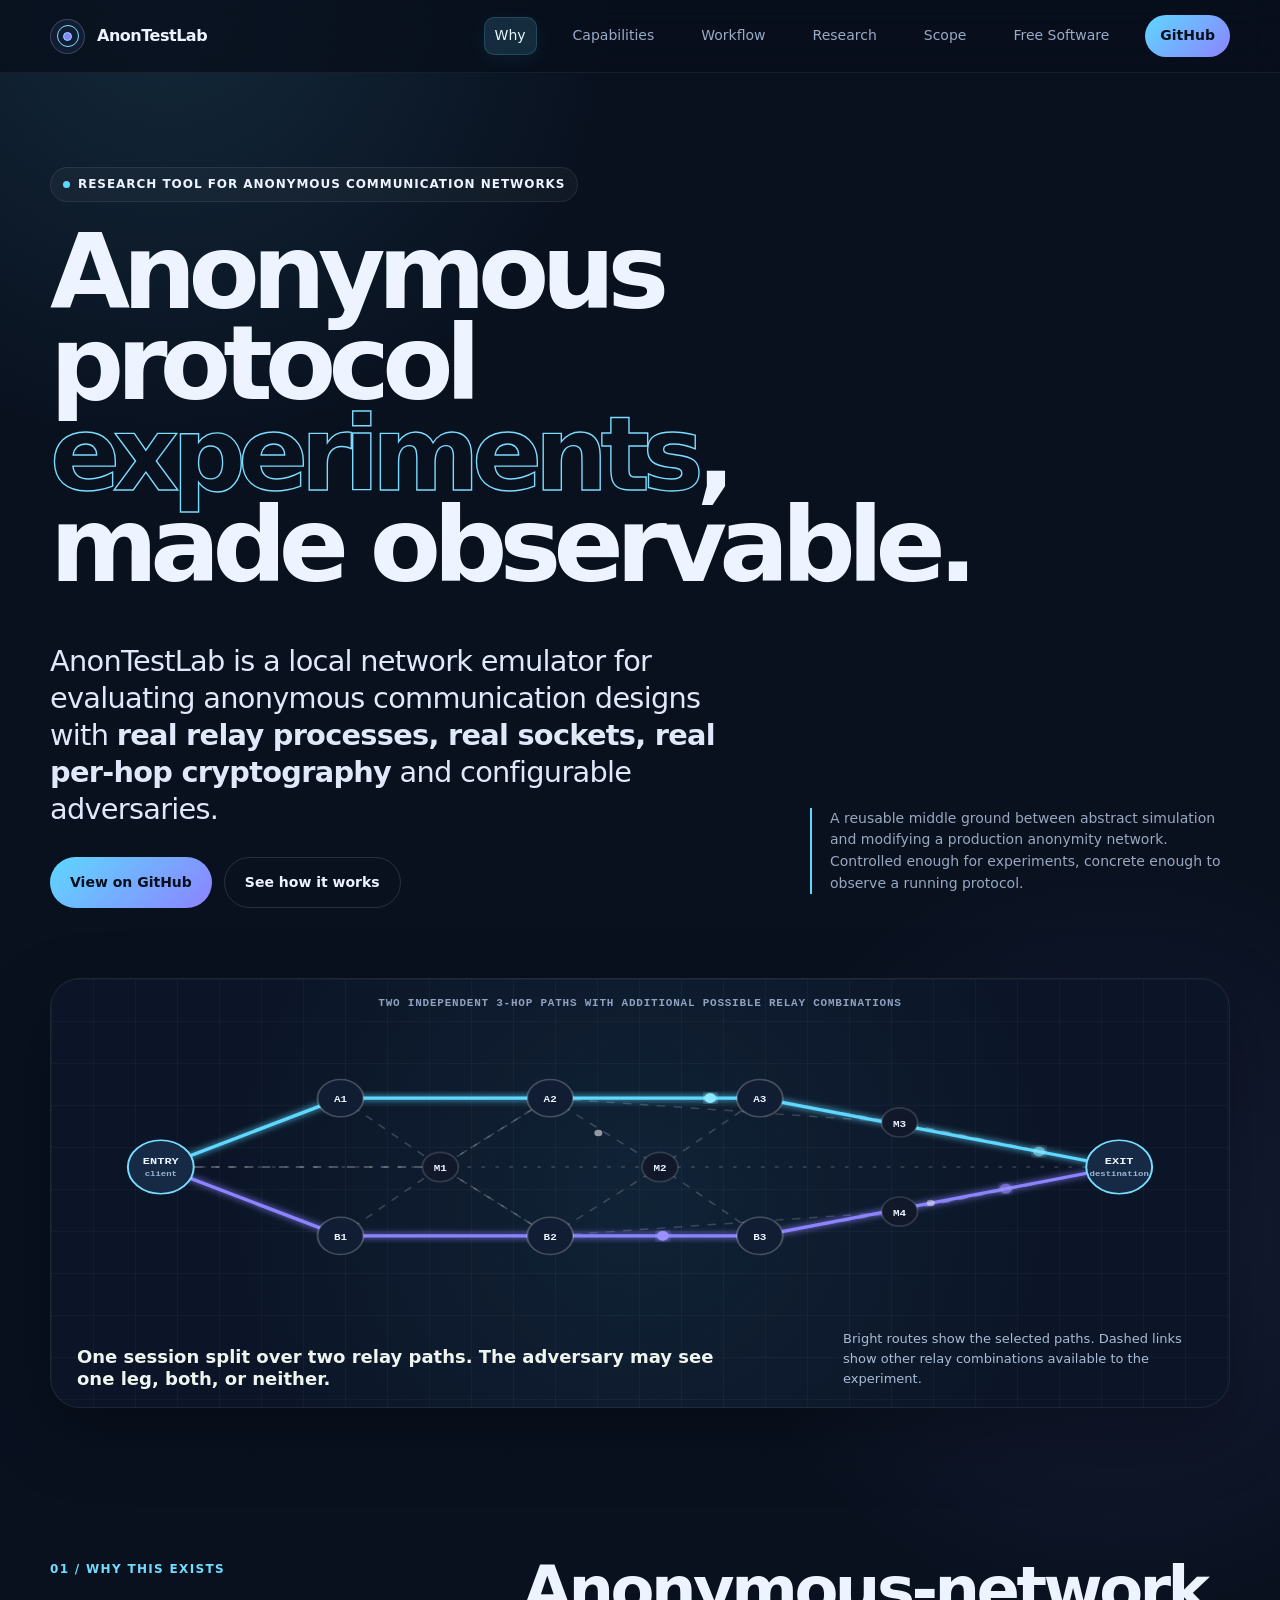
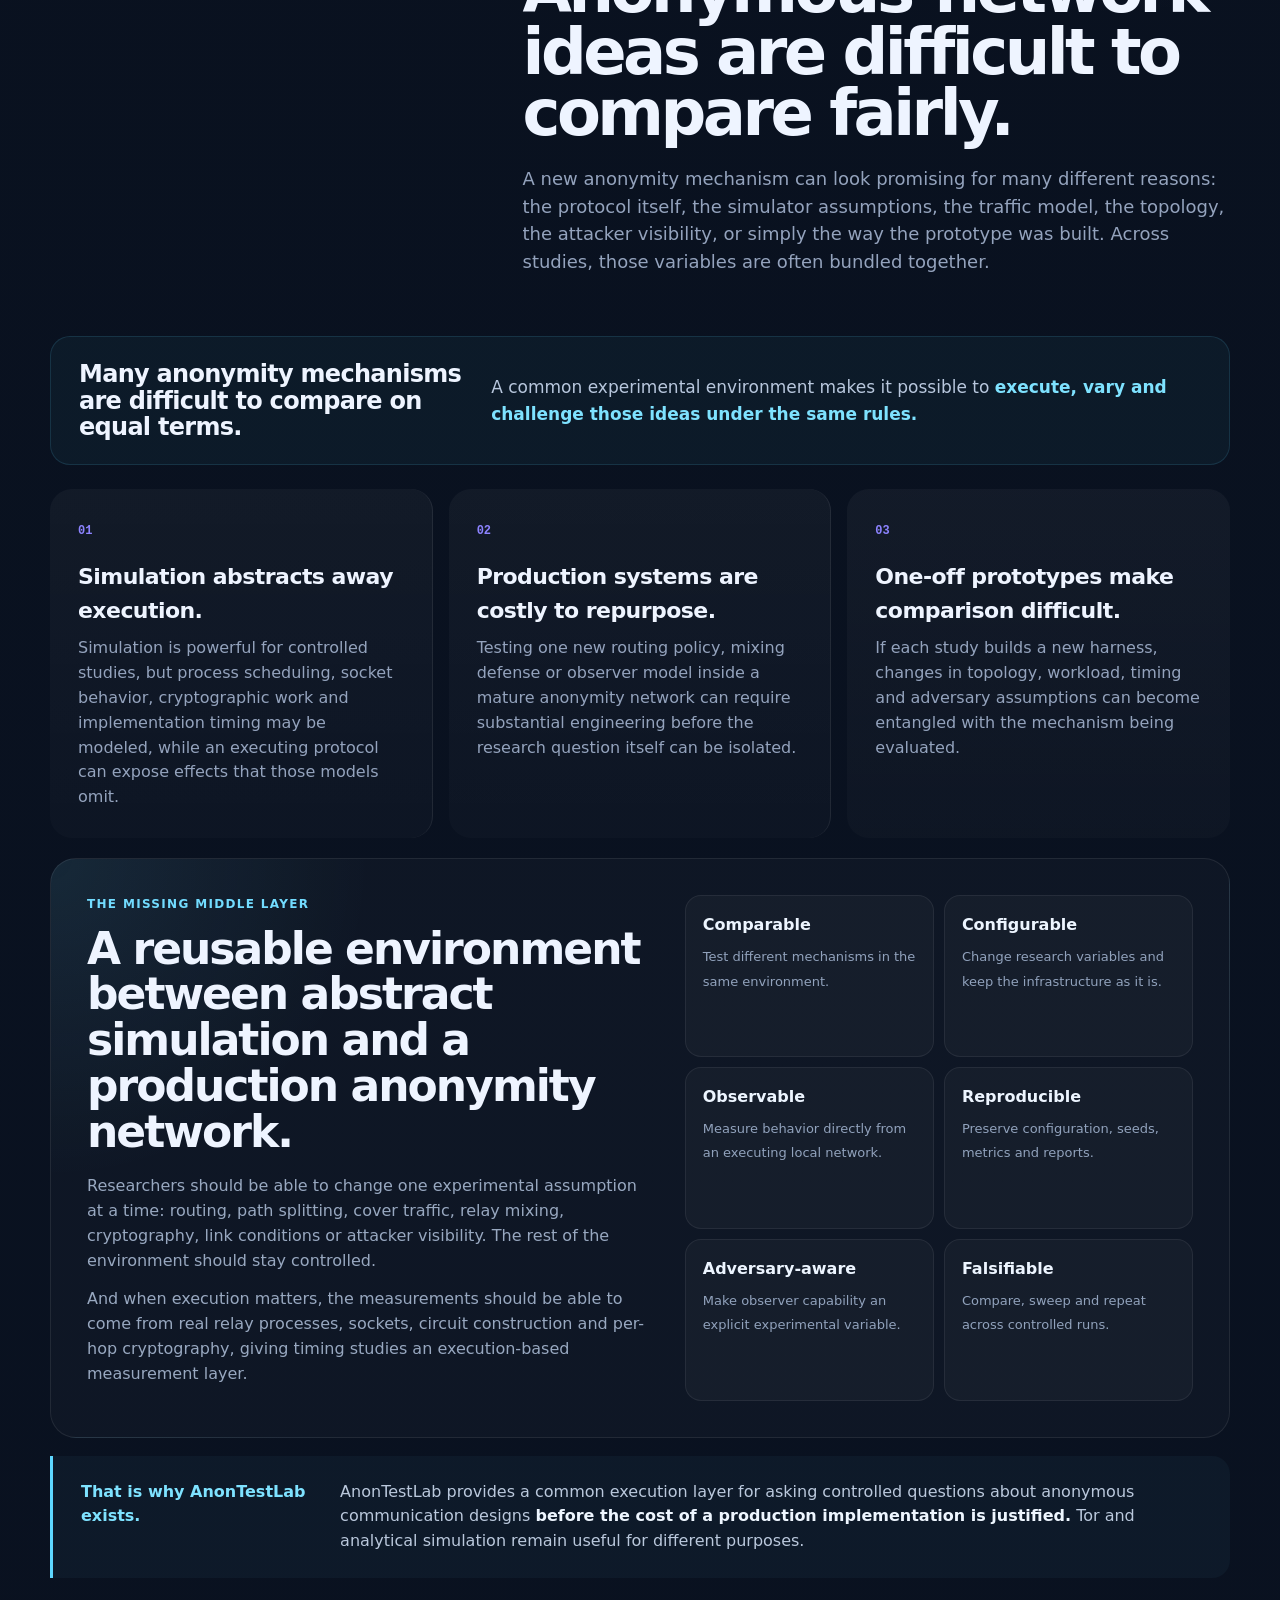
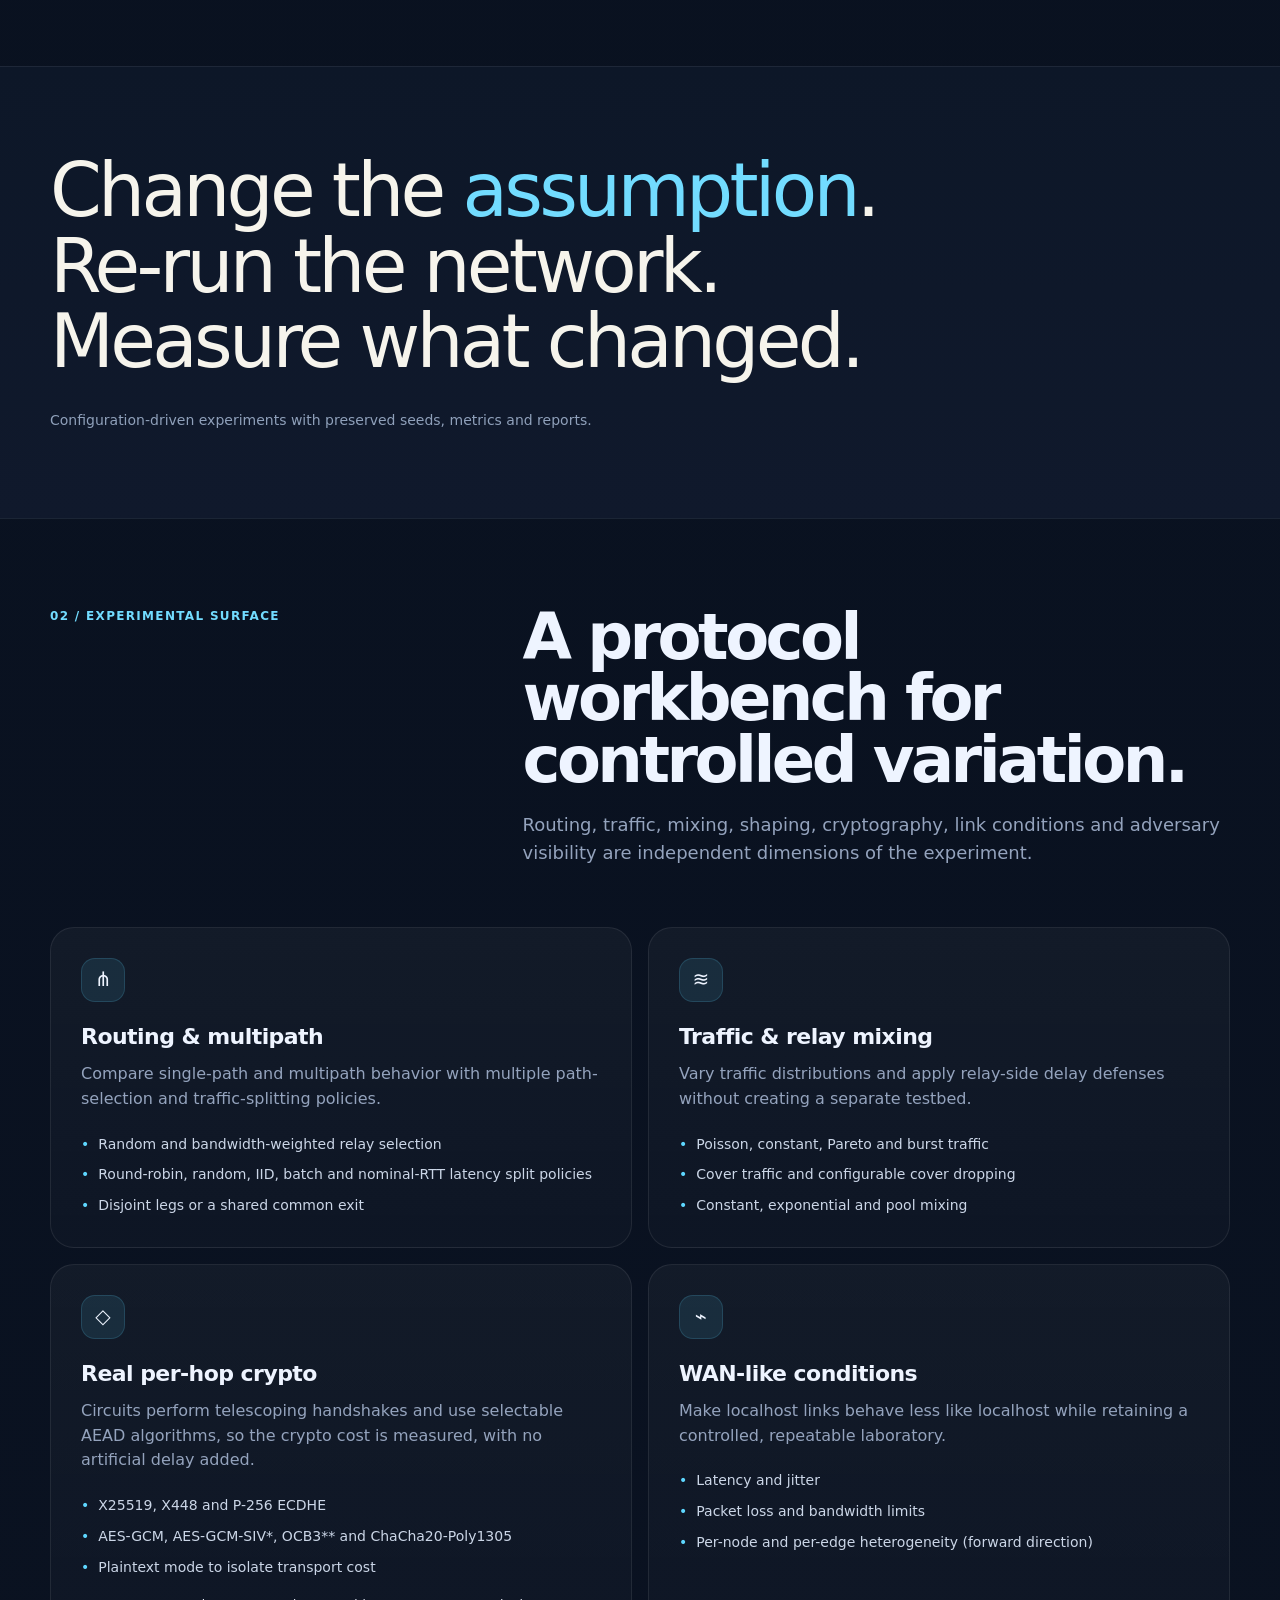
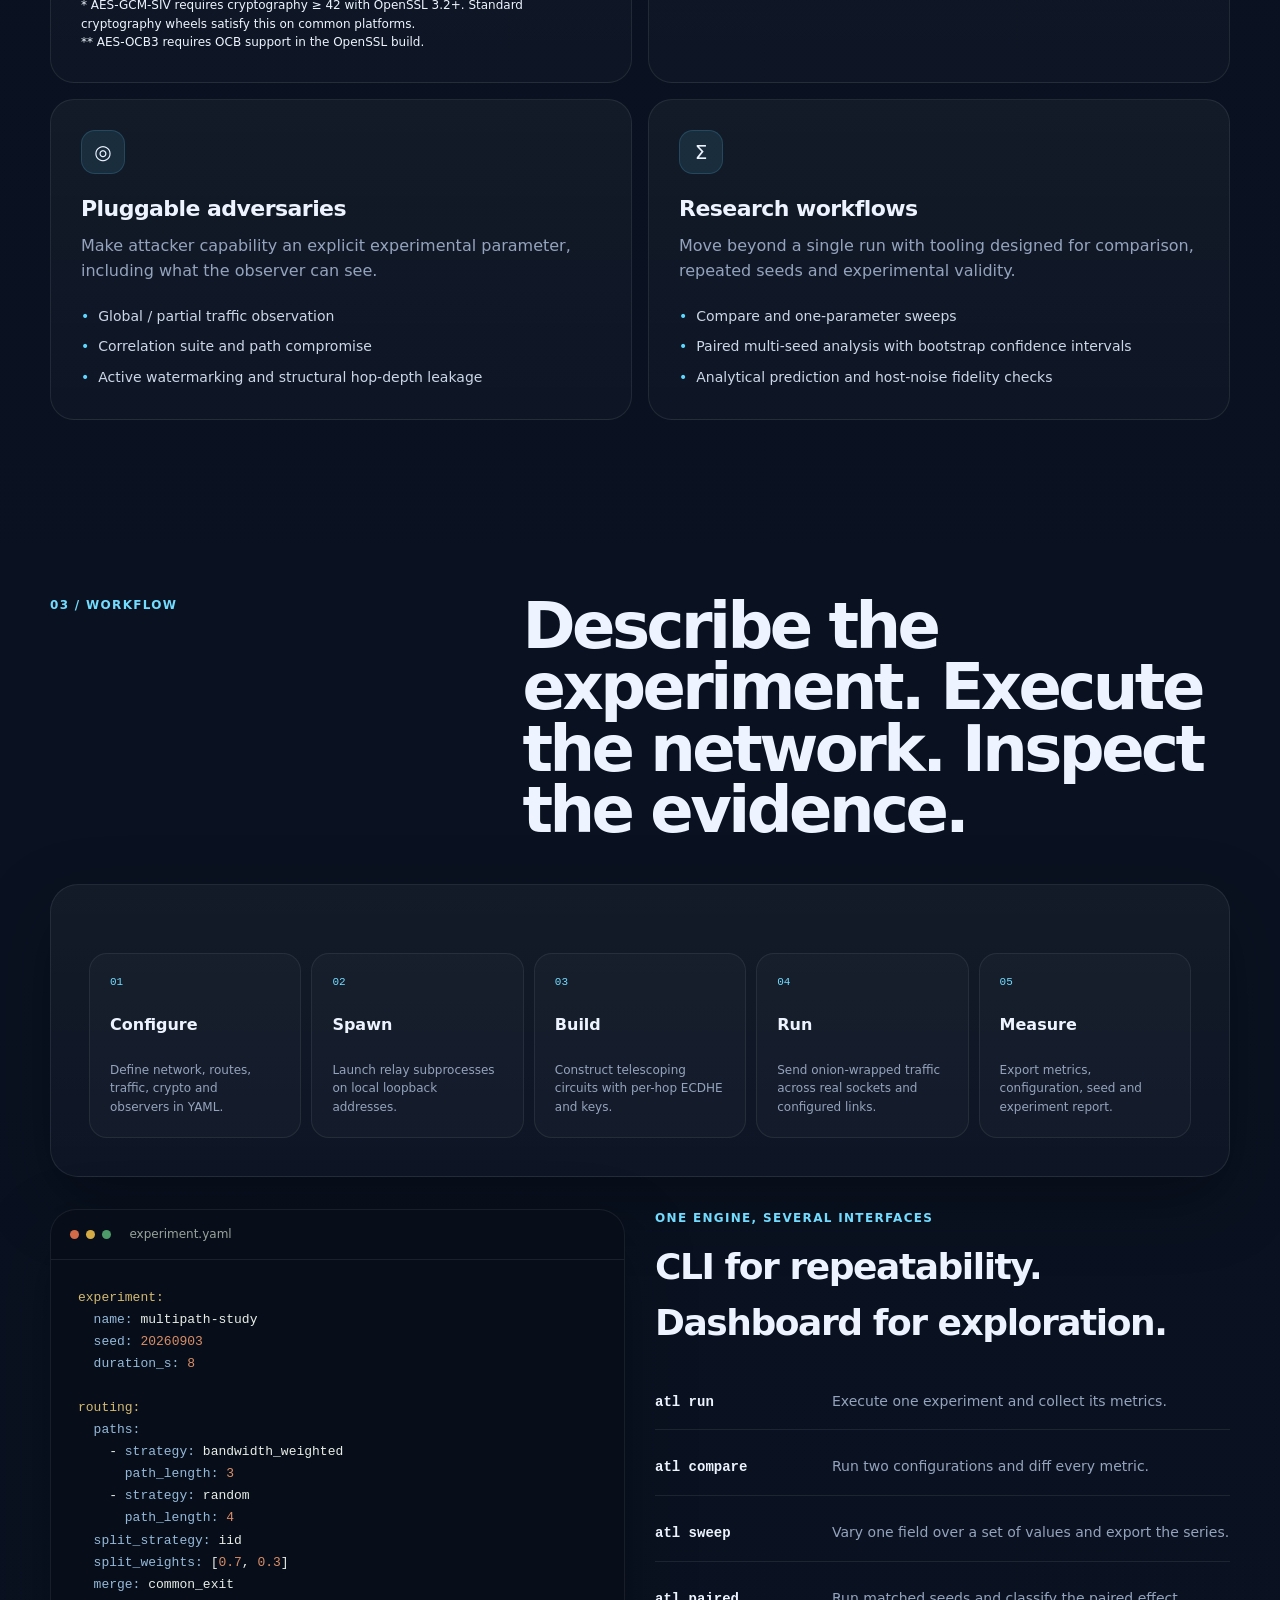
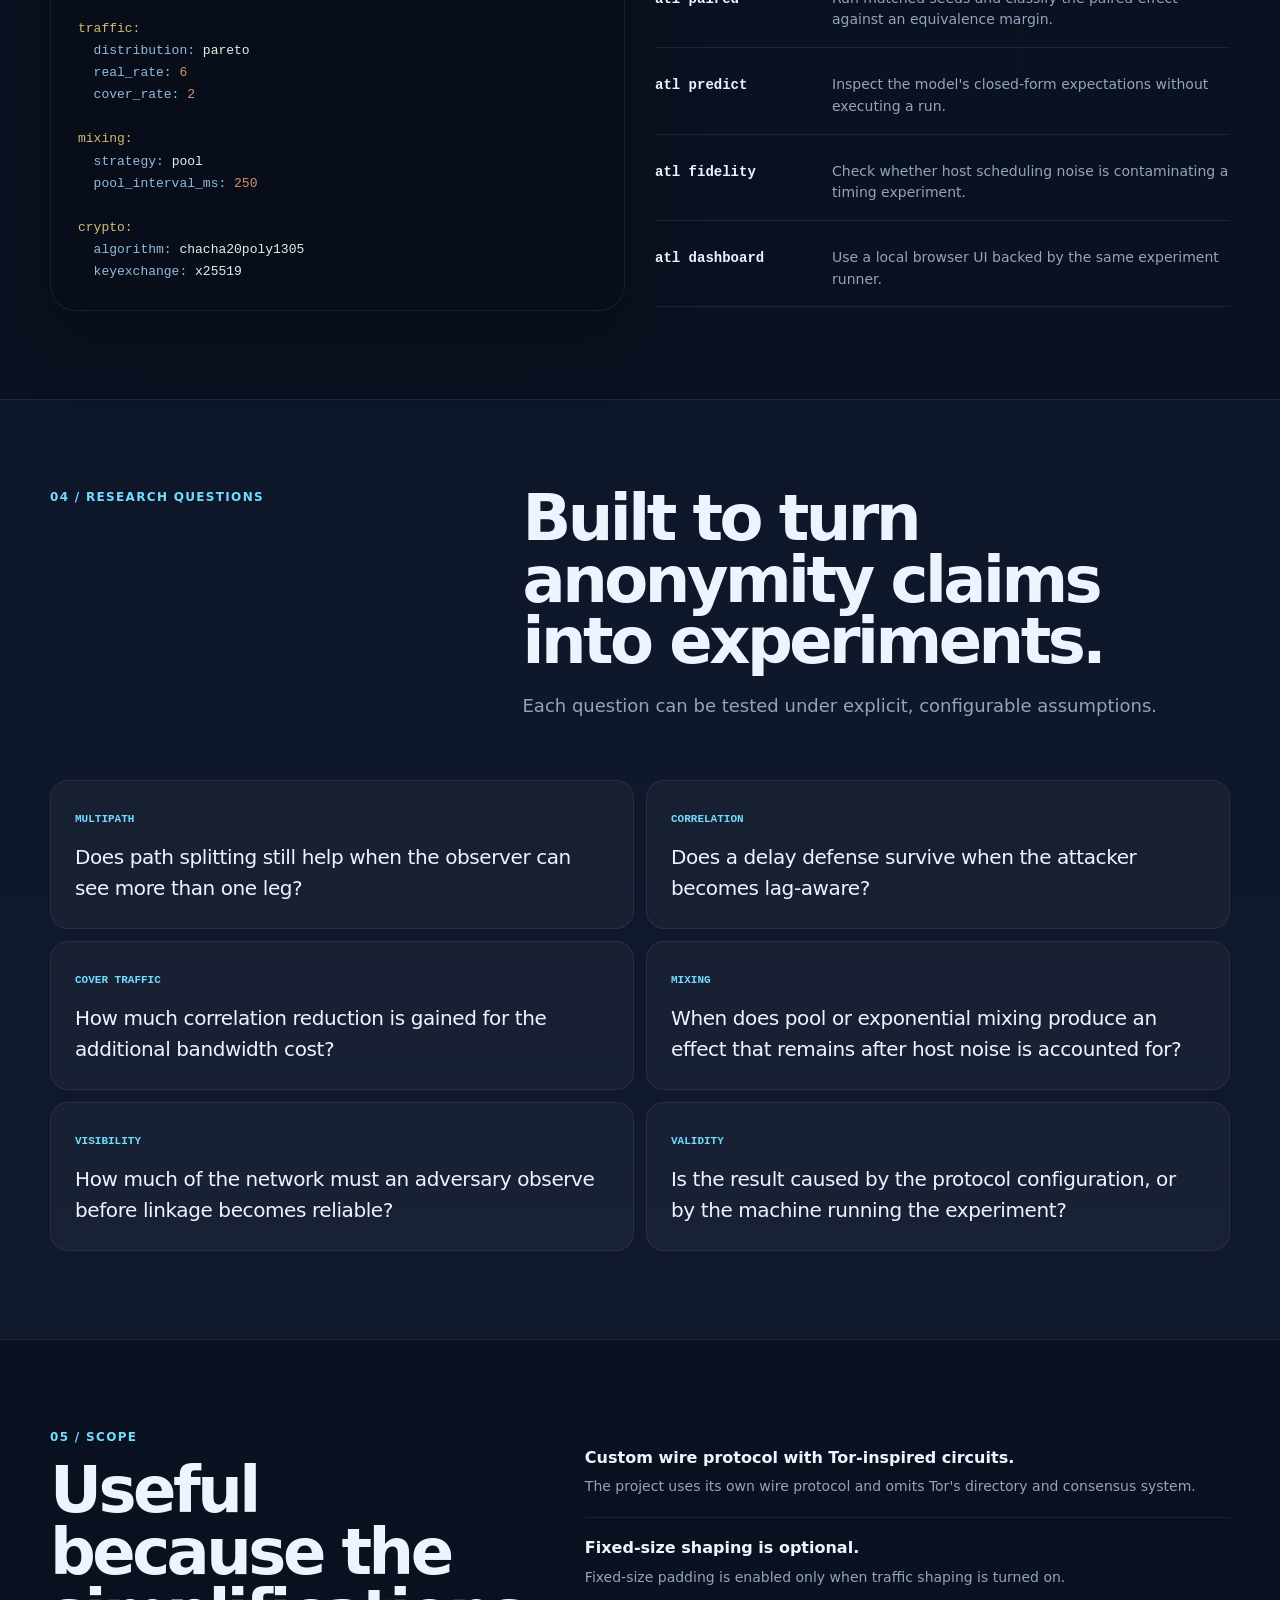
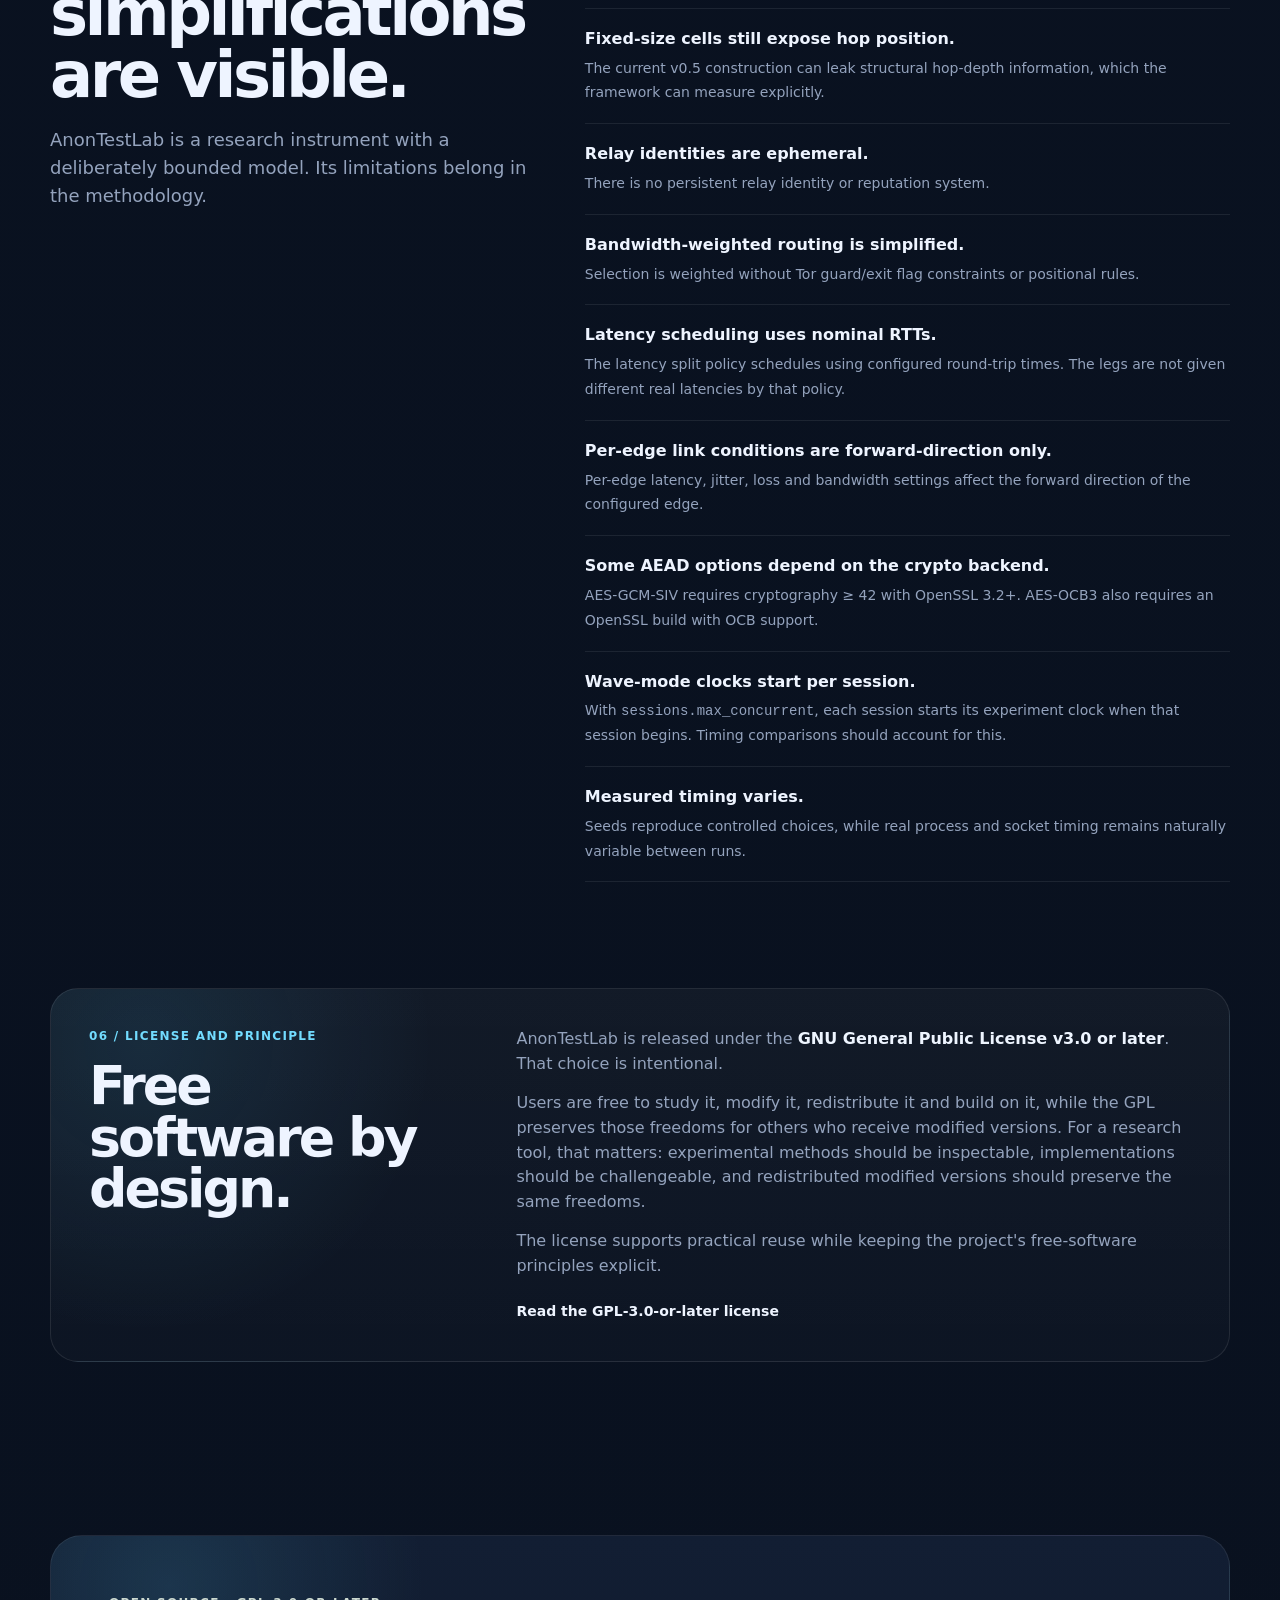
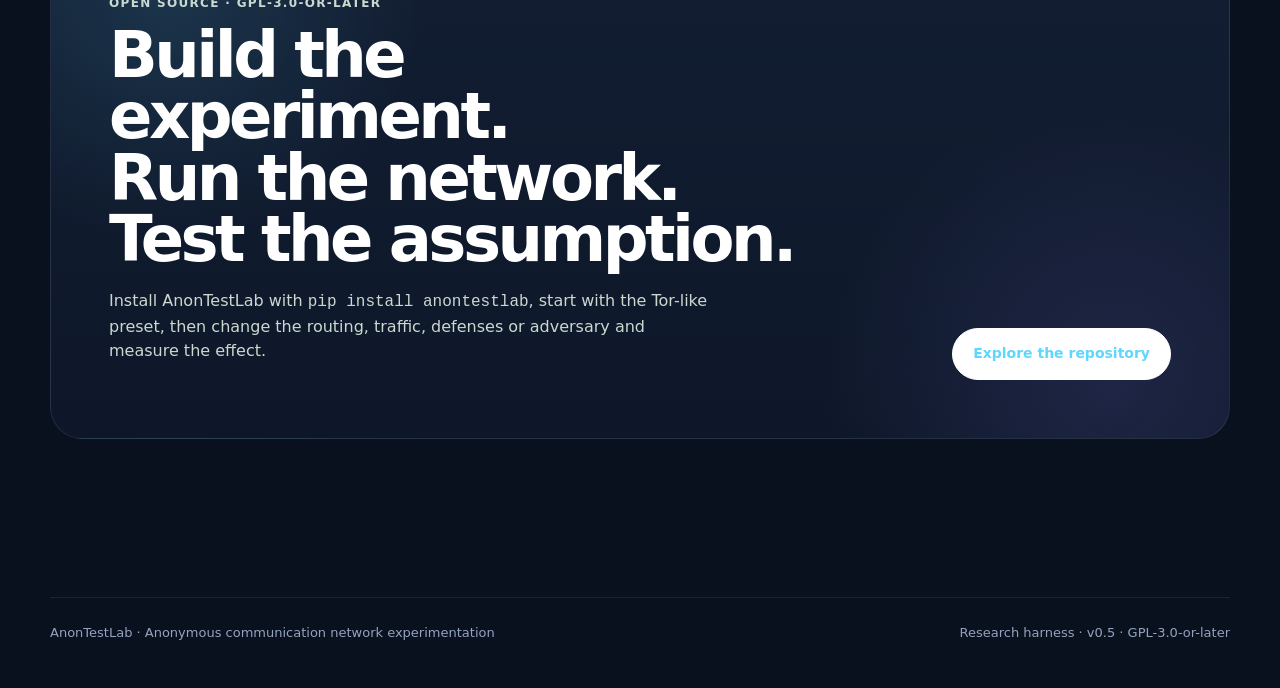
<file: docs/index.html>
<!DOCTYPE html>
<html lang="en">
<head>
  <!-- Google tag (gtag.js) -->
<script async src="https://www.googletagmanager.com/gtag/js?id=G-5B2NCMZXD5"></script>
<script>
  window.dataLayer = window.dataLayer || [];
  function gtag(){dataLayer.push(arguments);}
  gtag('js', new Date());

  gtag('config', 'G-5B2NCMZXD5');
</script>
  <meta charset="utf-8" />
  <meta name="viewport" content="width=device-width, initial-scale=1" />
  <meta name="theme-color" content="#f4f0e8" />
  <meta name="description" content="AnonTestLab is a real, local network emulator and experimentation framework for evaluating anonymous communication network designs." />
  <title>AnonTestLab | Anonymous Protocol Emulator</title>

  <style>
    :root{
      --bg:#f4f0e8;
      --bg-2:#ebe6db;
      --paper:#fbfaf6;
      --ink:#171915;
      --muted:#66695f;
      --line:#d7d1c5;
      --green:#234c3b;
      --green-2:#356a52;
      --green-soft:#dfe8df;
      --orange:#d56d37;
      --orange-soft:#f2dfd3;
      --yellow:#e7be58;
      --black:#111310;
      --code:#151915;
      --white:#fff;
      --shadow:0 22px 65px rgba(30,32,26,.09);
      --radius:24px;
      --max:1180px;
    }

    *{box-sizing:border-box}
    html{scroll-behavior:smooth}
    body{
      margin:0;
      color:var(--ink);
      background:
        radial-gradient(circle at 10% 0%, rgba(231,190,88,.12), transparent 28rem),
        var(--bg);
      font-family:Inter, ui-sans-serif, system-ui, -apple-system, BlinkMacSystemFont, "Segoe UI", sans-serif;
      line-height:1.55;
    }
    a{color:inherit;text-decoration:none}
    button,a{ -webkit-tap-highlight-color:transparent }
    code,pre,.mono{font-family:"SFMono-Regular",Consolas,"Liberation Mono",monospace}
    .wrap{width:min(calc(100% - 40px),var(--max));margin-inline:auto}

    .topbar{
      position:sticky;top:0;z-index:50;
      backdrop-filter:blur(16px);
      background:rgba(244,240,232,.87);
      border-bottom:1px solid rgba(23,25,21,.08);
    }
    nav{
      min-height:72px;display:flex;align-items:center;justify-content:space-between;gap:28px;
    }
    .brand{display:flex;align-items:center;gap:12px;font-weight:820;letter-spacing:-.03em}
    .mark{
      width:35px;height:35px;border:1.5px solid var(--ink);border-radius:50%;
      display:grid;place-items:center;position:relative;background:var(--paper);
    }
    .mark:before,.mark:after{content:"";position:absolute;border:1.5px solid var(--ink);border-radius:50%}
    .mark:before{width:20px;height:20px}.mark:after{width:7px;height:7px;background:var(--orange)}
    .navlinks{display:flex;align-items:center;gap:25px;font-size:14px;color:#52564c}
    .navlinks a:hover{color:var(--ink)}
    .navlinks a:not(.github){
      position:relative;
      padding:8px 11px;
      border-radius:10px;
      transition:color .2s ease, background .2s ease, box-shadow .2s ease;
    }
    .navlinks a:not(.github)::after{
      content:"";
      position:absolute;
      left:11px;
      right:11px;
      bottom:4px;
      height:2px;
      border-radius:999px;
      background:linear-gradient(90deg,var(--cyan),var(--violet));
      transform:scaleX(0);
      transform-origin:center;
      transition:transform .22s ease;
    }
    .navlinks a:not(.github):hover{
      background:rgba(94,215,255,.07);
    }
    .navlinks a:not(.github).active{
      color:#e9f8ff;
      background:rgba(94,215,255,.14);
      box-shadow:inset 0 0 0 1px rgba(94,215,255,.18), 0 5px 18px rgba(61,176,220,.08);
    }
    .navlinks a:not(.github).active::after{transform:scaleX(1)}
    main section[id]{scroll-margin-top:92px}
    .github{
      display:inline-flex;align-items:center;gap:8px;background:var(--black);color:white;
      padding:10px 15px;border-radius:999px;font-weight:750;
    }
    .menu{display:none;border:0;background:none;font-size:24px}

    .hero{padding:94px 0 64px}
    .eyebrow{
      display:inline-flex;align-items:center;gap:8px;
      border:1px solid var(--line);border-radius:999px;background:rgba(255,255,255,.35);
      padding:7px 12px;font-size:12px;font-weight:800;letter-spacing:.08em;text-transform:uppercase;
    }
    .eyebrow i{width:7px;height:7px;border-radius:50%;background:var(--orange)}
    h1{
      max-width:970px;margin:25px 0 23px;
      font-size:clamp(58px,8.1vw,115px);line-height:.88;letter-spacing:-.075em;font-weight:890;
    }
    h1 .outline{
      color:transparent;-webkit-text-stroke:1.7px var(--ink);text-stroke:1.7px var(--ink);
    }
    .hero-bottom{display:grid;grid-template-columns:1.25fr .75fr;gap:60px;align-items:end}
    .lede{font-size:clamp(20px,2.25vw,29px);line-height:1.28;letter-spacing:-.025em;max-width:700px}
    .hero-actions{display:flex;gap:12px;flex-wrap:wrap;margin-top:29px}
    .btn{
      padding:14px 20px;border-radius:999px;font-weight:780;font-size:14px;
      display:inline-flex;align-items:center;gap:9px;border:1px solid var(--ink);
      transition:.2s ease;
    }
    .btn.primary{background:var(--ink);color:white}
    .btn.primary:hover{transform:translateY(-2px);box-shadow:0 8px 20px rgba(0,0,0,.13)}
    .btn.secondary:hover{background:var(--paper)}
    .hero-note{font-size:14px;color:var(--muted);border-left:2px solid var(--orange);padding-left:18px}

    .hero-art{
      margin:70px 0 0;border-radius:30px;overflow:hidden;background:var(--green);
      color:#eef5ef;min-height:410px;position:relative;box-shadow:var(--shadow);
    }
    .grid-bg{
      position:absolute;inset:0;opacity:.18;
      background-image:linear-gradient(rgba(255,255,255,.15) 1px,transparent 1px),linear-gradient(90deg,rgba(255,255,255,.15) 1px,transparent 1px);
      background-size:48px 48px;
    }
    .network{position:absolute;inset:0}
    .node{
      position:absolute;width:56px;height:56px;border:1px solid rgba(255,255,255,.55);
      background:rgba(255,255,255,.08);backdrop-filter:blur(4px);border-radius:50%;display:grid;place-items:center;
      font:700 11px monospace;
    }
    .n1{left:8%;top:42%}.n2{left:28%;top:18%}.n3{left:28%;top:67%}.n4{left:51%;top:33%}.n5{left:51%;top:70%}.n6{right:22%;top:20%}.n7{right:8%;top:47%}
    svg.lines{position:absolute;inset:0;width:100%;height:100%}
    .network-label{
      position:absolute;left:34px;bottom:28px;font-size:14px;max-width:430px;color:rgba(255,255,255,.72)
    }
    .network-label strong{display:block;color:white;font-size:25px;letter-spacing:-.025em;margin-bottom:5px}

    section{padding:88px 0}
    .section-top{display:grid;grid-template-columns:.75fr 1.25fr;gap:48px;margin-bottom:42px}
    .kicker{font-size:12px;font-weight:850;letter-spacing:.11em;text-transform:uppercase;color:var(--green)}
    h2{font-size:clamp(37px,5vw,68px);line-height:.96;letter-spacing:-.055em;margin:0;max-width:820px}
    .subcopy{font-size:18px;color:var(--muted);max-width:740px;margin-top:20px}

    .problem-grid{display:grid;grid-template-columns:repeat(3,1fr);border-top:1px solid var(--line)}
    .problem{padding:29px 30px 10px 0;border-right:1px solid var(--line)}
    .problem+.problem{padding-left:30px}
    .problem:last-child{border-right:0}
    .num{font:700 12px monospace;color:var(--orange)}
    .problem h3,.card h3{font-size:22px;letter-spacing:-.025em;margin:18px 0 8px}
    .problem p,.card p{color:var(--muted);margin:0}

    .statement{
      background:var(--black);color:#f6f4ec;padding:86px 0;
    }
    .statement blockquote{
      margin:0;font-size:clamp(40px,5.8vw,77px);line-height:1.02;letter-spacing:-.05em;max-width:1030px;
    }
    .statement .accent{color:#d88a5e}
    .statement small{display:block;margin-top:30px;color:#9fa69d;font-size:14px}

    .cap-grid{display:grid;grid-template-columns:repeat(2,1fr);gap:16px}
    .card{
      background:rgba(251,250,246,.76);border:1px solid var(--line);border-radius:var(--radius);
      padding:30px;min-height:285px;position:relative;overflow:hidden;
    }
    .card:hover{border-color:#b6afa2}
    .icon{
      width:44px;height:44px;border-radius:14px;background:var(--green-soft);display:grid;place-items:center;
      font-size:20px;
    }
    .card ul{padding:0;margin:22px 0 0;list-style:none;display:grid;gap:9px;color:#454a41;font-size:14px}
    .card li:before{content:"•";color:var(--cyan);margin-right:9px}
    .micro-note{margin-top:18px!important;font-size:12px!important;color:var(--muted-2)!important}

    .workflow{
      padding:38px;border-radius:28px;background:var(--paper);border:1px solid var(--line);box-shadow:var(--shadow)
    }
    .flow{display:grid;grid-template-columns:repeat(5,1fr);gap:10px;margin-top:30px}
    .step{
      min-height:185px;padding:20px;border:1px solid var(--line);border-radius:18px;background:#f7f4ed;
      display:flex;flex-direction:column;justify-content:space-between;
    }
    .step b{font-size:16px}.step span{font-size:12px;color:var(--muted)}
    .step code{font-size:11px;color:var(--green)}

    .codepanel{
      background:var(--code);border-radius:26px;color:#e9eee7;overflow:hidden;box-shadow:var(--shadow)
    }
    .codehead{
      height:50px;border-bottom:1px solid #303630;display:flex;align-items:center;gap:7px;padding:0 19px;color:#99a39b;font-size:12px
    }
    .dot{width:9px;height:9px;border-radius:50%;background:#4d554e}.dot:nth-child(1){background:#d36b48}.dot:nth-child(2){background:#d5ab45}.dot:nth-child(3){background:#4d9b68}
    pre{margin:0;padding:27px;overflow:auto;font-size:13px;line-height:1.7}
    .y{color:#d4bb71}.g{color:#86bd96}.b{color:#95b9d9}.o{color:#da8e67}.m{color:#a4aba3}

    .split{display:grid;grid-template-columns:1fr 1fr;gap:30px;align-items:start}
    .feature-list{display:grid;gap:10px}
    .feature-row{
      display:grid;grid-template-columns:155px 1fr;gap:22px;padding:16px 0;border-bottom:1px solid var(--line)
    }
    .feature-row strong{font-size:14px}.feature-row span{font-size:14px;color:var(--muted)}

    .research{
      background:var(--orange-soft);
      border-top:1px solid #dfc6b8;border-bottom:1px solid #dfc6b8;
    }
    .questions{display:grid;grid-template-columns:repeat(2,1fr);gap:12px}
    .question{padding:24px;border-radius:18px;background:rgba(255,255,255,.34);border:1px solid rgba(78,48,31,.14)}
    .question small{font:700 11px monospace;text-transform:uppercase;color:#9d552e}
    .question p{font-size:20px;letter-spacing:-.02em;margin:12px 0 0}

    .limits{display:grid;grid-template-columns:.85fr 1.15fr;gap:58px}
    .limits-list{display:grid;gap:0}
    .limit{padding:18px 0;border-bottom:1px solid var(--line)}
    .limit strong{display:block;margin-bottom:4px}
    .limit span{color:var(--muted);font-size:14px}

    .license-section{
      padding-top:18px;
    }
    .license-card{
      display:grid;
      grid-template-columns:.72fr 1.28fr;
      gap:48px;
      padding:38px;
      border:1px solid rgba(255,255,255,.09);
      border-radius:28px;
      background:
        radial-gradient(circle at 8% 15%, rgba(87,211,255,.10), transparent 18rem),
        linear-gradient(180deg,rgba(255,255,255,.04),rgba(255,255,255,.02));
    }
    .license-card h2{font-size:clamp(34px,4.2vw,56px)}
    .license-copy p{color:var(--muted);font-size:16px;margin:0 0 14px}
    .license-copy strong{color:#eef5ff}
    .license-link{
      display:inline-flex;align-items:center;gap:8px;margin-top:8px;
      color:var(--cyan-2);font-weight:800;font-size:14px
    }
    .license-link:hover{color:#fff}

    .cta{
      margin:70px auto;background:var(--green);color:white;border-radius:32px;padding:58px;
      display:flex;justify-content:space-between;gap:35px;align-items:end;overflow:hidden;position:relative;
    }
    .cta h2{max-width:700px}.cta p{color:#cbd8cf;max-width:610px;font-size:16px}
    .cta .btn{border-color:white;background:white;color:var(--green);white-space:nowrap}

    footer{padding:0 0 45px}
    .footerline{
      border-top:1px solid var(--line);padding-top:25px;display:flex;justify-content:space-between;gap:25px;color:var(--muted);font-size:13px
    }

    .reveal{opacity:0;transform:translateY(18px);transition:opacity .7s ease,transform .7s ease}
    .reveal.in{opacity:1;transform:none}

    @media(max-width:900px){
      .navlinks a:not(.github){display:none}
      .hero{padding-top:65px}
      .hero-bottom,.section-top,.split,.limits{grid-template-columns:1fr}
      .problem-grid,.cap-grid,.questions{grid-template-columns:1fr}
      .problem,.problem+.problem{padding:24px 0;border-right:0;border-bottom:1px solid var(--line)}
      .flow{grid-template-columns:1fr 1fr}
      .cta{align-items:flex-start;flex-direction:column}
      .license-card{grid-template-columns:1fr}
    }
    @media(max-width:600px){
      .wrap{width:min(calc(100% - 24px),var(--max))}
      h1{font-size:57px}
      .hero-art{min-height:340px}
      .node{width:43px;height:43px;font-size:9px}
      .flow{grid-template-columns:1fr}
      .workflow{padding:20px}
      .feature-row{grid-template-columns:1fr;gap:5px}
      .cta{padding:35px 25px}
      section{padding:66px 0}
      .footerline{flex-direction:column}
    }
  

    /* v3: darker research-oriented theme */
    :root{--bg:#09111f;--bg-2:#0d1627;--paper:#111c30;--ink:#eef4ff;--muted:#94a3bd;--line:rgba(255,255,255,.09);--green:#5ed7ff;--green-2:#6ea8ff;--green-soft:rgba(94,215,255,.10);--orange:#8c83ff;--orange-soft:#121a31;--yellow:#61e6bf;--black:#070d17;--code:#080f1b;--white:#fff;--shadow:0 25px 70px rgba(0,0,0,.30)}
    body{background:radial-gradient(circle at 13% 0%,rgba(94,215,255,.12),transparent 28rem),radial-gradient(circle at 87% 12%,rgba(140,131,255,.11),transparent 24rem),linear-gradient(180deg,#09111f,#0a1221 55%,#09111f);color:var(--ink)}
    .topbar{background:rgba(8,15,28,.78);border-bottom-color:rgba(255,255,255,.06)}
    .mark{border-color:rgba(255,255,255,.18);background:#101d32}.mark:before,.mark:after{border-color:#84ddff}.mark:after{background:#8c83ff}
    .navlinks{color:#9aabc5}.github{background:linear-gradient(135deg,#5ed7ff,#8c83ff);color:#07101c}
    .eyebrow{background:rgba(255,255,255,.035);border-color:rgba(255,255,255,.08)}.eyebrow i{background:#5ed7ff}
    h1 .outline{color:transparent;-webkit-text-stroke:1.4px #7bdcff}
    .lede{color:#dfe9fa}.hero-note{color:#98a8c0;border-left-color:#5ed7ff}
    .btn.primary{background:linear-gradient(135deg,#5ed7ff,#8c83ff);color:#07101c;border:0}.btn.secondary{border-color:rgba(255,255,255,.13)}
    .kicker{color:#72dcff}.subcopy,.problem p,.card p{color:#94a3bd}
    .problem,.card,.workflow{background:linear-gradient(180deg,rgba(255,255,255,.04),rgba(255,255,255,.02));border-color:rgba(255,255,255,.08)}
    .problem-grid{border-top:0;gap:16px}.problem{padding:28px;border-right:1px solid rgba(255,255,255,.08);border-radius:22px}.problem+.problem{padding-left:28px}.num{color:#8c83ff}
    .statement{background:linear-gradient(180deg,#0d1728,#10192c);border-top:1px solid rgba(255,255,255,.06);border-bottom:1px solid rgba(255,255,255,.06)}.statement .accent{color:#72dcff}.statement small{color:#8fa0ba}
    .card ul{color:#cbd6e7}.card li:before{color:#5ed7ff}.icon{background:rgba(94,215,255,.10);border:1px solid rgba(94,215,255,.16)}
    .step{background:rgba(255,255,255,.025);border-color:rgba(255,255,255,.07)}.step span{color:#94a3bd}.step code{color:#72dcff}
    .codepanel{background:#070e1a;border:1px solid rgba(255,255,255,.07)}.codehead{border-bottom-color:rgba(255,255,255,.08)}
    .feature-row,.limit{border-bottom-color:rgba(255,255,255,.08)}.feature-row span,.limit span{color:#94a3bd}
    .research{background:linear-gradient(180deg,#0e1729,#11192d);border-color:rgba(255,255,255,.06)}.question{background:rgba(255,255,255,.035);border-color:rgba(255,255,255,.07)}.question small{color:#72dcff}
    .cta{background:radial-gradient(circle at 10% 10%,rgba(94,215,255,.13),transparent 16rem),radial-gradient(circle at 90% 90%,rgba(140,131,255,.13),transparent 18rem),linear-gradient(180deg,#121e33,#0e1729);border:1px solid rgba(255,255,255,.08)}
    .footerline{border-top-color:rgba(255,255,255,.08)}

    .mix-art{background:radial-gradient(circle at 50% 50%,rgba(94,215,255,.07),transparent 26rem),#0b1527;border:1px solid rgba(255,255,255,.08);min-height:430px}
    .mix-art:before{content:"";position:absolute;inset:0;background-image:linear-gradient(rgba(255,255,255,.03) 1px,transparent 1px),linear-gradient(90deg,rgba(255,255,255,.03) 1px,transparent 1px);background-size:42px 42px}
    .mix-svg{position:absolute;inset:22px 0 56px;width:100%;height:calc(100% - 96px)}
    .mix-topline{position:absolute;z-index:3;left:25px;right:25px;top:18px;display:flex;justify-content:center;color:#8ea1bd;font:700 11px monospace;letter-spacing:.07em;text-transform:uppercase}
    .possible path{fill:none;stroke:rgba(255,255,255,.18);stroke-width:1.8;stroke-dasharray:7 10;animation:dash 8s linear infinite;stroke-linecap:round;stroke-linejoin:round}.route{fill:none;stroke-width:4;stroke-linecap:round;stroke-linejoin:round;filter:url(#glowC)}.route-a{stroke:#5ed7ff}.route-b{stroke:#8c83ff}
    .route-joint{fill:none;stroke:rgba(255,255,255,.14);stroke-width:2.2;stroke-dasharray:2 12;stroke-linecap:round}
    @keyframes dash{to{stroke-dashoffset:-120}}
    .nodes circle{fill:#101d32;stroke:rgba(255,255,255,.22);stroke-width:2}.nodes .endpoint{fill:#162945;stroke:#77ddff}.nodes .ghost{fill:#10182a;stroke:rgba(255,255,255,.14)}.nodes text{fill:#eaf3ff;font-size:11px;font-weight:800;text-anchor:middle;font-family:monospace}.nodes .endpoint-label{font-size:12px}.nodes .endpoint-sub{fill:#9cb4d9;font-size:9px;font-weight:700}
    .packet-a{fill:#8ae8ff;filter:url(#glowC)}.packet-b{fill:#9a91ff;filter:url(#glowC)}.packet-x{fill:rgba(255,255,255,.78)}
    .mix-caption{position:absolute;left:26px;right:26px;bottom:18px;display:flex;justify-content:space-between;gap:18px;align-items:flex-end}.mix-caption strong{display:block;font-size:18px;line-height:1.2;max-width:660px}.mix-caption span{display:block;color:#aabbd5;font-size:13px;max-width:360px}
    @media(max-width:600px){.need-points{grid-template-columns:1fr}.mix-art{min-height:390px}.mix-caption{flex-direction:column;align-items:flex-start}.mix-caption strong{font-size:15px}.mix-topline span:nth-child(2){display:none}}
    .why-lead{margin:0 0 24px;padding:24px 28px;border:1px solid rgba(94,215,255,.13);background:rgba(94,215,255,.045);border-radius:20px;display:grid;grid-template-columns:.7fr 1.3fr;gap:30px;align-items:center}.why-big{font-size:24px;line-height:1.1;font-weight:850;letter-spacing:-.03em}.why-lead p{margin:0;color:#b8c7dd;font-size:17px}.why-lead strong{color:#7ee2ff}
    .need-panel{margin-top:20px;display:grid;grid-template-columns:1.05fr .95fr;gap:36px;padding:36px;border:1px solid rgba(255,255,255,.08);border-radius:26px;background:radial-gradient(circle at 0 0,rgba(94,215,255,.09),transparent 20rem),rgba(255,255,255,.025)}.need-copy h3{font-size:clamp(29px,3.5vw,44px);line-height:1.04;letter-spacing:-.045em;margin:12px 0 20px}.need-copy p{color:#98a8c0;margin:0 0 14px}.need-points{display:grid;grid-template-columns:1fr 1fr;gap:10px}.need-point{padding:17px;border:1px solid rgba(255,255,255,.07);border-radius:16px;background:rgba(255,255,255,.03)}.need-point strong{display:block;color:#edf5ff;margin-bottom:6px}.need-point span{color:#91a2bc;font-size:13px}.answer-strip{margin-top:18px;padding:24px 28px;border-left:3px solid #5ed7ff;background:rgba(94,215,255,.04);border-radius:0 18px 18px 0;display:grid;grid-template-columns:.42fr 1.58fr;gap:30px}.answer-strip>span{color:#7ee2ff;font-weight:850}.answer-strip p{margin:0;color:#bac8dc}.answer-strip strong{color:#eef6ff}

    @media(max-width:900px){.why-lead,.need-panel,.answer-strip{grid-template-columns:1fr}.need-points{grid-template-columns:1fr 1fr}.mix-caption{flex-direction:column;align-items:flex-start}.mix-caption span{text-align:left}.problem,.problem+.problem{padding:24px}}
    @media(max-width:600px){.need-points{grid-template-columns:1fr}.mix-art{min-height:390px}.mix-caption strong{font-size:15px}.mix-topline span:nth-child(2){display:none}}

</style>
</head>

<body>
<header class="topbar">
  <div class="wrap">
    <nav>
      <a class="brand" href="#top" aria-label="AnonTestLab home">
        <span class="mark" aria-hidden="true"></span>
        <span>AnonTestLab</span>
      </a>
      <div class="navlinks">
        <a href="#why" data-nav="why">Why</a>
        <a href="#capabilities" data-nav="capabilities">Capabilities</a>
        <a href="#workflow" data-nav="workflow">Workflow</a>
        <a href="#research" data-nav="research">Research</a>
        <a href="#limitations" data-nav="limitations">Scope</a>
        <a href="#license" data-nav="license">Free Software</a>
        <a class="github" href="https://github.com/hashtagRR/AnonTestLab" target="_blank" rel="noreferrer">GitHub</a>
      </div>
    </nav>
  </div>
</header>

<main id="top">
  <section class="hero">
    <div class="wrap">
      <div class="eyebrow"><i></i> Research tool for anonymous communication networks</div>
      <h1>Anonymous protocol <span class="outline">experiments</span>, made observable.</h1>

      <div class="hero-bottom">
        <div>
          <p class="lede">
            AnonTestLab is a local network emulator for evaluating anonymous communication designs with
            <strong>real relay processes, real sockets, real per-hop cryptography</strong> and configurable adversaries.
          </p>
          <div class="hero-actions">
            <a class="btn primary" href="https://github.com/hashtagRR/AnonTestLab" target="_blank" rel="noreferrer">View on GitHub</a>
            <a class="btn secondary" href="#workflow">See how it works</a>
          </div>
        </div>
        <p class="hero-note">
          A reusable middle ground between abstract simulation and modifying a production anonymity network. Controlled enough for experiments, concrete enough to observe a running protocol.
        </p>
      </div>

      <div class="hero-art mix-art" aria-label="Animated multipath mix network diagram">
        <div class="mix-topline">
          <span>two independent 3-hop paths with additional possible relay combinations</span>
        </div>
        <svg class="mix-svg" viewBox="0 0 1180 410" preserveAspectRatio="none" aria-hidden="true">
          <defs>
            <filter id="glowC"><feGaussianBlur stdDeviation="4" result="b"/><feMerge><feMergeNode in="b"/><feMergeNode in="SourceGraphic"/></feMerge></filter>
            <path id="pathA" d="M110,205 L290,120 L500,120 L710,120 L1070,205"/>
            <path id="pathB" d="M110,205 L290,290 L500,290 L710,290 L1070,205"/>
            <path id="pathX1" d="M110,205 L390,205 L710,120 L1070,205"/>
            <path id="pathX2" d="M110,205 L390,205 L710,290 L1070,205"/>
          </defs>

          <g class="possible">
            <path d="M110,205 L390,205 L500,120 L850,150 L1070,205"/>
            <path d="M110,205 L390,205 L500,290 L850,260 L1070,205"/>
            <path d="M290,120 L390,205 L500,290"/>
            <path d="M290,290 L390,205 L500,120"/>
            <path d="M500,120 L610,205 L710,290"/>
            <path d="M500,290 L610,205 L710,120"/>
            <path d="M710,120 L850,150 L1070,205"/>
            <path d="M710,290 L850,260 L1070,205"/>
          </g>

          <path class="route route-a" d="M110,205 L290,120 L500,120 L710,120 L1070,205"/>
          <path class="route route-b" d="M110,205 L290,290 L500,290 L710,290 L1070,205"/>
          <path class="route-joint" d="M110,205 L1070,205"/>

          <g class="nodes">
            <circle class="endpoint" cx="110" cy="205" r="33"/>
            <text class="endpoint-label" x="110" y="201">ENTRY</text>
            <text class="endpoint-sub" x="110" y="216">client</text>

            <circle cx="290" cy="120" r="23"/><text x="290" y="125">A1</text>
            <circle cx="500" cy="120" r="23"/><text x="500" y="125">A2</text>
            <circle cx="710" cy="120" r="23"/><text x="710" y="125">A3</text>

            <circle cx="290" cy="290" r="23"/><text x="290" y="295">B1</text>
            <circle cx="500" cy="290" r="23"/><text x="500" y="295">B2</text>
            <circle cx="710" cy="290" r="23"/><text x="710" y="295">B3</text>

            <circle class="ghost" cx="390" cy="205" r="18"/><text x="390" y="210">M1</text>
            <circle class="ghost" cx="610" cy="205" r="18"/><text x="610" y="210">M2</text>
            <circle class="ghost" cx="850" cy="150" r="18"/><text x="850" y="155">M3</text>
            <circle class="ghost" cx="850" cy="260" r="18"/><text x="850" y="265">M4</text>

            <circle class="endpoint" cx="1070" cy="205" r="33"/>
            <text class="endpoint-label" x="1070" y="201">EXIT</text>
            <text class="endpoint-sub" x="1070" y="216">destination</text>
          </g>

          <circle class="packet packet-a" r="6"><animateMotion dur="4.4s" repeatCount="indefinite"><mpath href="#pathA"/></animateMotion></circle>
          <circle class="packet packet-a" r="6" opacity=".65"><animateMotion dur="4.4s" begin="-1.5s" repeatCount="indefinite"><mpath href="#pathA"/></animateMotion></circle>
          <circle class="packet packet-b" r="6"><animateMotion dur="4.8s" repeatCount="indefinite"><mpath href="#pathB"/></animateMotion></circle>
          <circle class="packet packet-b" r="6" opacity=".65"><animateMotion dur="4.8s" begin="-1.7s" repeatCount="indefinite"><mpath href="#pathB"/></animateMotion></circle>
          <circle class="packet packet-x" r="4" opacity=".7"><animateMotion dur="5.6s" repeatCount="indefinite"><mpath href="#pathX1"/></animateMotion></circle>
          <circle class="packet packet-x" r="4" opacity=".55"><animateMotion dur="5.9s" begin="-2.2s" repeatCount="indefinite"><mpath href="#pathX2"/></animateMotion></circle>
        </svg>
        <div class="mix-caption">
          <strong>One session split over two relay paths. The adversary may see one leg, both, or neither.</strong>
          <span>Bright routes show the selected paths. Dashed links show other relay combinations available to the experiment.</span>
        </div>
      </div>
    </div>
  </section>

  <section id="why">
    <div class="wrap">
      <div class="section-top reveal">
        <div class="kicker">01 / Why this exists</div>
        <div>
          <h2>Anonymous-network ideas are difficult to compare fairly.</h2>
          <p class="subcopy">
            A new anonymity mechanism can look promising for many different reasons: the protocol itself, the simulator assumptions,
            the traffic model, the topology, the attacker visibility, or simply the way the prototype was built. Across studies,
            those variables are often bundled together.
          </p>
        </div>
      </div>

      <div class="why-lead reveal">
        <span class="why-big">Many anonymity mechanisms are difficult to compare on equal terms.</span>
        <p>A common experimental environment makes it possible to <strong>execute, vary and challenge those ideas under the same rules.</strong></p>
      </div>

      <div class="problem-grid reveal">
        <article class="problem">
          <span class="num">01</span>
          <h3>Simulation abstracts away execution.</h3>
          <p>
            Simulation is powerful for controlled studies, but process scheduling, socket behavior, cryptographic work and implementation timing
            may be modeled, while an executing protocol can expose effects that those models omit.
          </p>
        </article>
        <article class="problem">
          <span class="num">02</span>
          <h3>Production systems are costly to repurpose.</h3>
          <p>
            Testing one new routing policy, mixing defense or observer model inside a mature anonymity network can require substantial engineering
            before the research question itself can be isolated.
          </p>
        </article>
        <article class="problem">
          <span class="num">03</span>
          <h3>One-off prototypes make comparison difficult.</h3>
          <p>
            If each study builds a new harness, changes in topology, workload, timing and adversary assumptions can become entangled with the mechanism being evaluated.
          </p>
        </article>
      </div>

      <div class="need-panel reveal">
        <div class="need-copy">
          <div class="kicker">The missing middle layer</div>
          <h3>A reusable environment between abstract simulation and a production anonymity network.</h3>
          <p>
            Researchers should be able to change one experimental assumption at a time: routing, path splitting, cover traffic,
            relay mixing, cryptography, link conditions or attacker visibility. The rest of the environment should stay controlled.
          </p>
          <p>
            And when execution matters, the measurements should be able to come from real relay processes, sockets, circuit construction
            and per-hop cryptography, giving timing studies an execution-based measurement layer.
          </p>
        </div>
        <div class="need-points">
          <div class="need-point"><strong>Comparable</strong><span>Test different mechanisms in the same environment.</span></div>
          <div class="need-point"><strong>Configurable</strong><span>Change research variables and keep the infrastructure as it is.</span></div>
          <div class="need-point"><strong>Observable</strong><span>Measure behavior directly from an executing local network.</span></div>
          <div class="need-point"><strong>Reproducible</strong><span>Preserve configuration, seeds, metrics and reports.</span></div>
          <div class="need-point"><strong>Adversary-aware</strong><span>Make observer capability an explicit experimental variable.</span></div>
          <div class="need-point"><strong>Falsifiable</strong><span>Compare, sweep and repeat across controlled runs.</span></div>
        </div>
      </div>

      <div class="answer-strip reveal">
        <span>That is why AnonTestLab exists.</span>
        <p>
          AnonTestLab provides a common execution layer for asking controlled questions about anonymous communication designs
          <strong>before the cost of a production implementation is justified.</strong> Tor and analytical simulation remain useful for different purposes.
        </p>
      </div>
    </div>
  </section>

  <section class="statement">
    <div class="wrap reveal">
      <blockquote>
        Change the <span class="accent">assumption</span>.<br/>
        Re-run the network.<br/>
        Measure what changed.
      </blockquote>
      <small>Configuration-driven experiments with preserved seeds, metrics and reports.</small>
    </div>
  </section>

  <section id="capabilities">
    <div class="wrap">
      <div class="section-top reveal">
        <div class="kicker">02 / Experimental surface</div>
        <div>
          <h2>A protocol workbench for controlled variation.</h2>
          <p class="subcopy">
            Routing, traffic, mixing, shaping, cryptography, link conditions and adversary visibility are independent dimensions
            of the experiment.
          </p>
        </div>
      </div>

      <div class="cap-grid">
        <article class="card reveal">
          <div class="icon">⋔</div>
          <h3>Routing & multipath</h3>
          <p>Compare single-path and multipath behavior with multiple path-selection and traffic-splitting policies.</p>
          <ul>
            <li>Random and bandwidth-weighted relay selection</li>
            <li>Round-robin, random, IID, batch and nominal-RTT latency split policies</li>
            <li>Disjoint legs or a shared common exit</li>
          </ul>
        </article>

        <article class="card reveal">
          <div class="icon">≋</div>
          <h3>Traffic & relay mixing</h3>
          <p>Vary traffic distributions and apply relay-side delay defenses without creating a separate testbed.</p>
          <ul>
            <li>Poisson, constant, Pareto and burst traffic</li>
            <li>Cover traffic and configurable cover dropping</li>
            <li>Constant, exponential and pool mixing</li>
          </ul>
        </article>

        <article class="card reveal">
          <div class="icon">◇</div>
          <h3>Real per-hop crypto</h3>
          <p>Circuits perform telescoping handshakes and use selectable AEAD algorithms, so the crypto cost is measured, with no artificial delay added.</p>
          <ul>
            <li>X25519, X448 and P-256 ECDHE</li>
            <li>AES-GCM, AES-GCM-SIV*, OCB3** and ChaCha20-Poly1305</li>
            <li>Plaintext mode to isolate transport cost</li>
          </ul>
          <p class="micro-note">* AES-GCM-SIV requires cryptography ≥ 42 with OpenSSL 3.2+. Standard cryptography wheels satisfy this on common platforms.<br>** AES-OCB3 requires OCB support in the OpenSSL build.</p>
        </article>

        <article class="card reveal">
          <div class="icon">⌁</div>
          <h3>WAN-like conditions</h3>
          <p>Make localhost links behave less like localhost while retaining a controlled, repeatable laboratory.</p>
          <ul>
            <li>Latency and jitter</li>
            <li>Packet loss and bandwidth limits</li>
            <li>Per-node and per-edge heterogeneity (forward direction)</li>
          </ul>
        </article>

        <article class="card reveal">
          <div class="icon">◎</div>
          <h3>Pluggable adversaries</h3>
          <p>Make attacker capability an explicit experimental parameter, including what the observer can see.</p>
          <ul>
            <li>Global / partial traffic observation</li>
            <li>Correlation suite and path compromise</li>
            <li>Active watermarking and structural hop-depth leakage</li>
          </ul>
        </article>

        <article class="card reveal">
          <div class="icon">Σ</div>
          <h3>Research workflows</h3>
          <p>Move beyond a single run with tooling designed for comparison, repeated seeds and experimental validity.</p>
          <ul>
            <li>Compare and one-parameter sweeps</li>
            <li>Paired multi-seed analysis with bootstrap confidence intervals</li>
            <li>Analytical prediction and host-noise fidelity checks</li>
          </ul>
        </article>
      </div>
    </div>
  </section>

  <section id="workflow">
    <div class="wrap">
      <div class="section-top reveal">
        <div class="kicker">03 / Workflow</div>
        <div>
          <h2>Describe the experiment. Execute the network. Inspect the evidence.</h2>
        </div>
      </div>

      <div class="workflow reveal">
        <div class="flow">
          <div class="step"><code>01</code><b>Configure</b><span>Define network, routes, traffic, crypto and observers in YAML.</span></div>
          <div class="step"><code>02</code><b>Spawn</b><span>Launch relay subprocesses on local loopback addresses.</span></div>
          <div class="step"><code>03</code><b>Build</b><span>Construct telescoping circuits with per-hop ECDHE and keys.</span></div>
          <div class="step"><code>04</code><b>Run</b><span>Send onion-wrapped traffic across real sockets and configured links.</span></div>
          <div class="step"><code>05</code><b>Measure</b><span>Export metrics, configuration, seed and experiment report.</span></div>
        </div>
      </div>

      <div class="split" style="margin-top:32px">
        <div class="codepanel reveal">
          <div class="codehead"><i class="dot"></i><i class="dot"></i><i class="dot"></i>&nbsp;&nbsp; experiment.yaml</div>
          <pre><span class="y">experiment:</span>
  <span class="b">name:</span> multipath-study
  <span class="b">seed:</span> <span class="o">20260903</span>
  <span class="b">duration_s:</span> <span class="o">8</span>

<span class="y">routing:</span>
  <span class="b">paths:</span>
    - <span class="b">strategy:</span> bandwidth_weighted
      <span class="b">path_length:</span> <span class="o">3</span>
    - <span class="b">strategy:</span> random
      <span class="b">path_length:</span> <span class="o">4</span>
  <span class="b">split_strategy:</span> iid
  <span class="b">split_weights:</span> [<span class="o">0.7</span>, <span class="o">0.3</span>]
  <span class="b">merge:</span> common_exit

<span class="y">traffic:</span>
  <span class="b">distribution:</span> pareto
  <span class="b">real_rate:</span> <span class="o">6</span>
  <span class="b">cover_rate:</span> <span class="o">2</span>

<span class="y">mixing:</span>
  <span class="b">strategy:</span> pool
  <span class="b">pool_interval_ms:</span> <span class="o">250</span>

<span class="y">crypto:</span>
  <span class="b">algorithm:</span> chacha20poly1305
  <span class="b">keyexchange:</span> x25519</pre>
        </div>

        <div class="reveal">
          <div class="kicker">One engine, several interfaces</div>
          <h3 style="font-size:36px;letter-spacing:-.04em;margin:12px 0 24px">CLI for repeatability. Dashboard for exploration.</h3>
          <div class="feature-list">
            <div class="feature-row"><strong><code>atl run</code></strong><span>Execute one experiment and collect its metrics.</span></div>
            <div class="feature-row"><strong><code>atl compare</code></strong><span>Run two configurations and diff every metric.</span></div>
            <div class="feature-row"><strong><code>atl sweep</code></strong><span>Vary one field over a set of values and export the series.</span></div>
            <div class="feature-row"><strong><code>atl paired</code></strong><span>Run matched seeds and classify the paired effect against an equivalence margin.</span></div>
            <div class="feature-row"><strong><code>atl predict</code></strong><span>Inspect the model's closed-form expectations without executing a run.</span></div>
            <div class="feature-row"><strong><code>atl fidelity</code></strong><span>Check whether host scheduling noise is contaminating a timing experiment.</span></div>
            <div class="feature-row"><strong><code>atl dashboard</code></strong><span>Use a local browser UI backed by the same experiment runner.</span></div>
          </div>
        </div>
      </div>
    </div>
  </section>

  <section class="research" id="research">
    <div class="wrap">
      <div class="section-top reveal">
        <div class="kicker">04 / Research questions</div>
        <div>
          <h2>Built to turn anonymity claims into experiments.</h2>
          <p class="subcopy">Each question can be tested under explicit, configurable assumptions.</p>
        </div>
      </div>

      <div class="questions">
        <article class="question reveal"><small>Multipath</small><p>Does path splitting still help when the observer can see more than one leg?</p></article>
        <article class="question reveal"><small>Correlation</small><p>Does a delay defense survive when the attacker becomes lag-aware?</p></article>
        <article class="question reveal"><small>Cover traffic</small><p>How much correlation reduction is gained for the additional bandwidth cost?</p></article>
        <article class="question reveal"><small>Mixing</small><p>When does pool or exponential mixing produce an effect that remains after host noise is accounted for?</p></article>
        <article class="question reveal"><small>Visibility</small><p>How much of the network must an adversary observe before linkage becomes reliable?</p></article>
        <article class="question reveal"><small>Validity</small><p>Is the result caused by the protocol configuration, or by the machine running the experiment?</p></article>
      </div>
    </div>
  </section>

  <section id="limitations">
    <div class="wrap limits">
      <div class="reveal">
        <div class="kicker">05 / Scope</div>
        <h2 style="margin-top:14px">Useful because the simplifications are visible.</h2>
        <p class="subcopy">
          AnonTestLab is a research instrument with a deliberately bounded model. Its limitations belong in the methodology.
        </p>
      </div>

      <div class="limits-list reveal">
        <div class="limit"><strong>Custom wire protocol with Tor-inspired circuits.</strong><span>The project uses its own wire protocol and omits Tor's directory and consensus system.</span></div>
        <div class="limit"><strong>Fixed-size shaping is optional.</strong><span>Fixed-size padding is enabled only when traffic shaping is turned on.</span></div>
        <div class="limit"><strong>Fixed-size cells still expose hop position.</strong><span>The current v0.5 construction can leak structural hop-depth information, which the framework can measure explicitly.</span></div>
        <div class="limit"><strong>Relay identities are ephemeral.</strong><span>There is no persistent relay identity or reputation system.</span></div>
        <div class="limit"><strong>Bandwidth-weighted routing is simplified.</strong><span>Selection is weighted without Tor guard/exit flag constraints or positional rules.</span></div>
        <div class="limit"><strong>Latency scheduling uses nominal RTTs.</strong><span>The latency split policy schedules using configured round-trip times. The legs are not given different real latencies by that policy.</span></div>
        <div class="limit"><strong>Per-edge link conditions are forward-direction only.</strong><span>Per-edge latency, jitter, loss and bandwidth settings affect the forward direction of the configured edge.</span></div>
        <div class="limit"><strong>Some AEAD options depend on the crypto backend.</strong><span>AES-GCM-SIV requires cryptography ≥ 42 with OpenSSL 3.2+. AES-OCB3 also requires an OpenSSL build with OCB support.</span></div>
        <div class="limit"><strong>Wave-mode clocks start per session.</strong><span>With <code>sessions.max_concurrent</code>, each session starts its experiment clock when that session begins. Timing comparisons should account for this.</span></div>
        <div class="limit"><strong>Measured timing varies.</strong><span>Seeds reproduce controlled choices, while real process and socket timing remains naturally variable between runs.</span></div>
      </div>
    </div>
  </section>

  <section class="license-section" id="license">
    <div class="wrap">
      <div class="license-card reveal">
        <div>
          <div class="kicker">06 / License and principle</div>
          <h2 style="margin-top:14px">Free software by design.</h2>
        </div>
        <div class="license-copy">
          <p>
            AnonTestLab is released under the <strong>GNU General Public License v3.0 or later</strong>.
            That choice is intentional.
          </p>
          <p>
            Users are free to study it, modify it, redistribute it and build on it, while the GPL preserves those freedoms
            for others who receive modified versions. For a research tool, that matters: experimental methods should be
            inspectable, implementations should be challengeable, and redistributed modified versions should preserve the same freedoms.
          </p>
          <p>
            The license supports practical reuse while keeping the project's free-software principles explicit.
          </p>
          <a class="license-link" href="https://github.com/hashtagRR/AnonTestLab/blob/main/LICENSE" target="_blank" rel="noreferrer">Read the GPL-3.0-or-later license</a>
        </div>
      </div>
    </div>
  </section>

  <section style="padding-top:15px">
    <div class="wrap">
      <div class="cta reveal">
        <div>
          <div class="kicker" style="color:#cbd8cf">Open source · GPL-3.0-or-later</div>
          <h2 style="margin:12px 0 18px">Build the experiment.<br/>Run the network.<br/>Test the assumption.</h2>
          <p>
            Install AnonTestLab with <code>pip install anontestlab</code>, start with the Tor-like preset, then change the routing, traffic, defenses or adversary and measure the effect.
          </p>
        </div>
        <a class="btn" href="https://github.com/hashtagRR/AnonTestLab" target="_blank" rel="noreferrer">Explore the repository</a>
      </div>
    </div>
  </section>
</main>

<footer>
  <div class="wrap footerline">
    <span>AnonTestLab · Anonymous communication network experimentation</span>
    <span>Research harness · v0.5 · GPL-3.0-or-later</span>
  </div>
</footer>

<script>
  const revealObserver = new IntersectionObserver((entries) => {
    entries.forEach((entry) => {
      if (entry.isIntersecting) {
        entry.target.classList.add('in');
        revealObserver.unobserve(entry.target);
      }
    });
  }, { threshold: 0.12 });

  document.querySelectorAll('.reveal').forEach((el) => revealObserver.observe(el));

  const navLinks = [...document.querySelectorAll('.navlinks a[data-nav]')];
  const trackedSections = navLinks
    .map(link => document.getElementById(link.dataset.nav))
    .filter(Boolean);

  const setActiveNav = (id) => {
    navLinks.forEach(link => {
      const active = link.dataset.nav === id;
      link.classList.toggle('active', active);
      if (active) link.setAttribute('aria-current', 'location');
      else link.removeAttribute('aria-current');
    });
  };

  const updateActiveSection = () => {
    const headerOffset = 118;
    const marker = window.scrollY + headerOffset;
    let current = trackedSections[0]?.id || '';

    trackedSections.forEach(section => {
      if (section.offsetTop <= marker) current = section.id;
    });

    const nearBottom = window.innerHeight + window.scrollY >= document.documentElement.scrollHeight - 12;
    if (nearBottom && trackedSections.length) current = trackedSections[trackedSections.length - 1].id;

    setActiveNav(current);
  };

  navLinks.forEach(link => {
    link.addEventListener('click', () => setActiveNav(link.dataset.nav));
  });

  window.addEventListener('scroll', updateActiveSection, { passive: true });
  window.addEventListener('resize', updateActiveSection);
  updateActiveSection();
</script>
</body>
</html>
</file>
